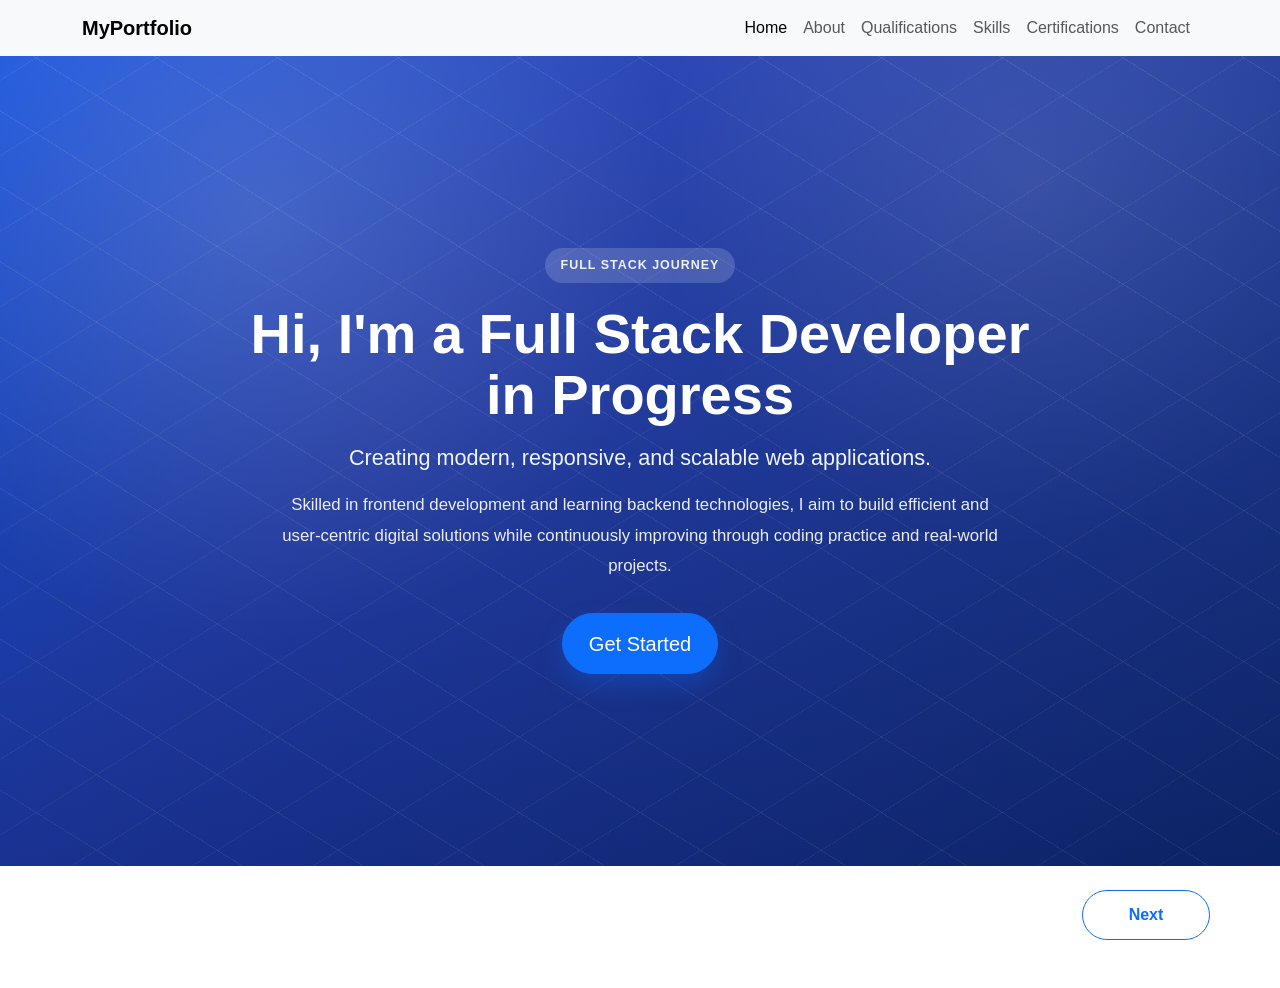
<file: index.html>
<!DOCTYPE html>
<html lang="en">
<head>
  <meta charset="UTF-8">
  <meta name="viewport" content="width=device-width, initial-scale=1.0">
  <title>Portfolio - Home</title>
  <link href="https://cdn.jsdelivr.net/npm/bootstrap@5.3.0/dist/css/bootstrap.min.css" rel="stylesheet">
  <link rel="stylesheet" href="css/style.css">
</head>
<body>
<nav class="navbar navbar-expand-lg navbar-light bg-light shadow-sm">
  <div class="container">
    <a class="navbar-brand fw-bold" href="index.html">MyPortfolio</a>
    <button class="navbar-toggler" type="button" data-bs-toggle="collapse" data-bs-target="#nav">
      <span class="navbar-toggler-icon"></span>
    </button>

    <div class="collapse navbar-collapse" id="nav">
      <ul class="navbar-nav ms-auto">
        <li class="nav-item"><a class="nav-link active" href="index.html">Home</a></li>
        <li class="nav-item"><a class="nav-link" href="about.html">About</a></li>
        <li class="nav-item"><a class="nav-link" href="qualifications.html">Qualifications</a></li>
        <li class="nav-item"><a class="nav-link" href="skills.html">Skills</a></li>
        <li class="nav-item"><a class="nav-link" href="certifications.html">Certifications</a></li>
        <li class="nav-item"><a class="nav-link" href="contact.html">Contact</a></li>
      </ul>
    </div>
  </div>
</nav>
 
<section class="hero hero-home text-center d-flex align-items-center">
  <div class="container">
    <div class="hero-badge">Full Stack Journey</div>
    <h1 class="hero-heading display-4 fw-bold">Hi, I'm a Full Stack Developer in Progress</h1>
    <p class="hero-subheading lead">Creating modern, responsive, and scalable web applications.</p>
    <p class="hero-description">
      Skilled in frontend development and learning backend technologies, I aim to build efficient and user-centric
      digital solutions while continuously improving through coding practice and real-world projects.
    </p>
    <a href="about.html" class="btn btn-primary btn-lg hero-cta">Get Started</a>
  </div>
</section>

<div class="container page-actions">
  <a href="about.html" class="btn btn-outline-primary next-button">Next</a>
</div>

<script src="https://cdn.jsdelivr.net/npm/bootstrap@5.3.0/dist/js/bootstrap.bundle.min.js"></script>

</body>
</html>


<!-- ===================== css/style.css ===================== -->



<!-- ===================== about.html ===================== -->



<!-- ===================== qualifications.html ===================== -->
 

<!-- ===================== skills.html ===================== -->



<!-- ===================== certifications.html ===================== -->


<!-- ===================== contact.html ===================== -->
</file>
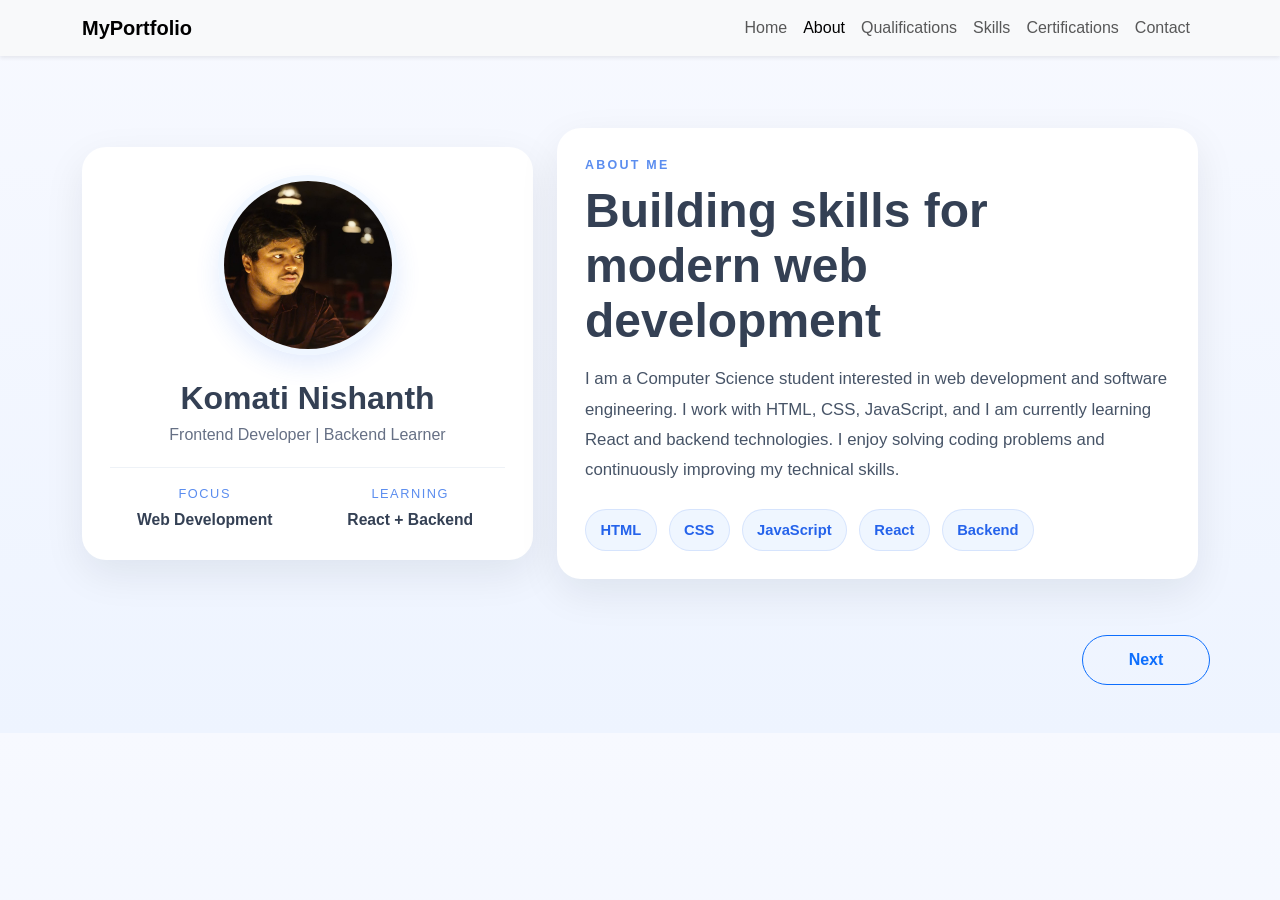
<file: about.html>
<!DOCTYPE html>
<html>
<head>
  <title>About</title>
  <meta charset="UTF-8">
  <meta name="viewport" content="width=device-width, initial-scale=1.0">
  <link href="https://cdn.jsdelivr.net/npm/bootstrap@5.3.0/dist/css/bootstrap.min.css" rel="stylesheet">
  <link rel="stylesheet" href="css/style.css">
</head>
<body class="about-page">
<nav class="navbar navbar-expand-lg navbar-light bg-light shadow-sm">
  <div class="container">
    <a class="navbar-brand fw-bold" href="index.html">MyPortfolio</a>
    <button class="navbar-toggler" type="button" data-bs-toggle="collapse" data-bs-target="#nav">
      <span class="navbar-toggler-icon"></span>
    </button>

    <div class="collapse navbar-collapse" id="nav">
      <ul class="navbar-nav ms-auto">
        <li class="nav-item"><a class="nav-link" href="index.html">Home</a></li>
        <li class="nav-item"><a class="nav-link active" href="about.html">About</a></li>
        <li class="nav-item"><a class="nav-link" href="qualifications.html">Qualifications</a></li>
        <li class="nav-item"><a class="nav-link" href="skills.html">Skills</a></li>
        <li class="nav-item"><a class="nav-link" href="certifications.html">Certifications</a></li>
        <li class="nav-item"><a class="nav-link" href="contact.html">Contact</a></li>
      </ul>
    </div>
  </div>
</nav>

<main class="about-section">
  <div class="container">
    <div class="row align-items-center g-4">
      <div class="col-lg-5">
        <div class="about-card about-profile-card text-center">
          <img src="css/profilepic.jpeg" class="about-profile-image mx-auto" alt="Profile picture">
          <h1 class="about-name mt-4">Komati Nishanth</h1>
          <p class="about-role">Frontend Developer | Backend Learner</p>

          <div class="about-facts">
            <div>
              <span>Focus</span>
              <strong>Web Development</strong>
            </div>
            <div>
              <span>Learning</span>
              <strong>React + Backend</strong>
            </div>
          </div>
        </div>
      </div>

      <div class="col-lg-7">
        <div class="about-card about-content-card">
          <p class="about-eyebrow">About Me</p>
          <h2 class="about-title">Building skills for modern web development</h2>
          <p class="about-text">
            I am a Computer Science student interested in web development and software engineering.
            I work with HTML, CSS, JavaScript, and I am currently learning React and backend technologies.
            I enjoy solving coding problems and continuously improving my technical skills.
          </p>

          <div class="about-tags">
            <span>HTML</span>
            <span>CSS</span>
            <span>JavaScript</span>
            <span>React</span>
            <span>Backend</span>
          </div>
        </div>
      </div>
    </div>
  </div>
</main>

<div class="container page-actions">
  <a href="qualifications.html" class="btn btn-outline-primary next-button">Next</a>
</div>

<script src="https://cdn.jsdelivr.net/npm/bootstrap@5.3.0/dist/js/bootstrap.bundle.min.js"></script>
</body>
</html>
</file>
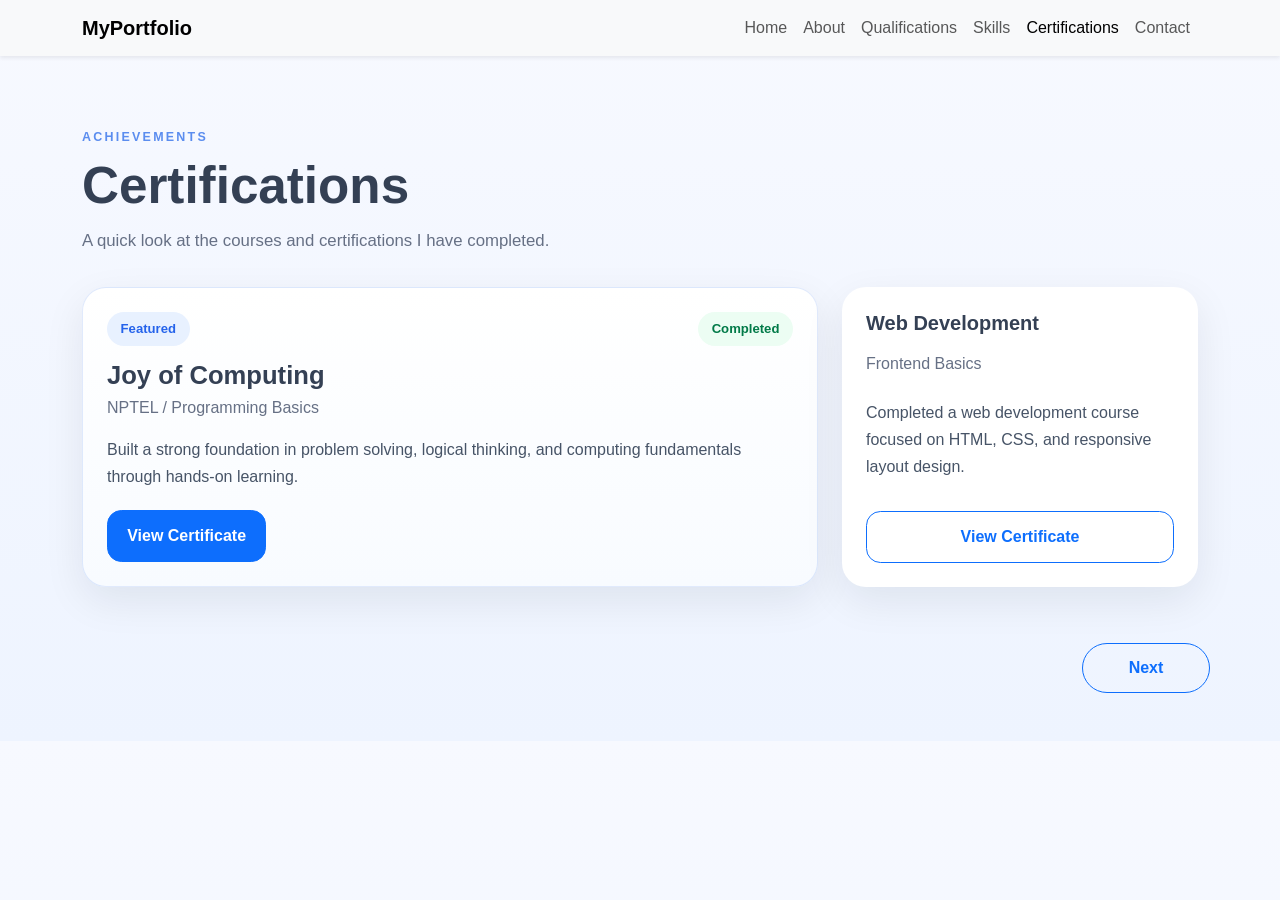
<file: certifications.html>
<!DOCTYPE html>
<html>
<head>
  <title>Certifications</title>
  <meta charset="UTF-8">
  <meta name="viewport" content="width=device-width, initial-scale=1.0">
  <link href="https://cdn.jsdelivr.net/npm/bootstrap@5.3.0/dist/css/bootstrap.min.css" rel="stylesheet">
  <link rel="stylesheet" href="css/style.css">
</head>
<body class="certifications-page">
<nav class="navbar navbar-expand-lg navbar-light bg-light shadow-sm">
  <div class="container">
    <a class="navbar-brand fw-bold" href="index.html">MyPortfolio</a>
    <button class="navbar-toggler" type="button" data-bs-toggle="collapse" data-bs-target="#nav">
      <span class="navbar-toggler-icon"></span>
    </button>

    <div class="collapse navbar-collapse" id="nav">
      <ul class="navbar-nav ms-auto">
        <li class="nav-item"><a class="nav-link" href="index.html">Home</a></li>
        <li class="nav-item"><a class="nav-link" href="about.html">About</a></li>
        <li class="nav-item"><a class="nav-link" href="qualifications.html">Qualifications</a></li>
        <li class="nav-item"><a class="nav-link" href="skills.html">Skills</a></li>
        <li class="nav-item"><a class="nav-link active" href="certifications.html">Certifications</a></li>
        <li class="nav-item"><a class="nav-link" href="contact.html">Contact</a></li>
      </ul>
    </div>
  </div>
</nav>

<main class="cert-section">
  <div class="container">
    <div class="cert-header">
      <p class="cert-eyebrow">Achievements</p>
      <h1 class="cert-title">Certifications</h1>
      <p class="cert-subtitle">A quick look at the courses and certifications I have completed.</p>
    </div>

    <div class="row g-4">
      <div class="col-lg-8">
        <div class="cert-card cert-card-featured">
          <div class="cert-card-top">
            <div>
              <span class="cert-badge">Featured</span>
              <h2>Joy of Computing</h2>
              <p class="cert-meta">NPTEL / Programming Basics</p>
            </div>
            <div class="cert-grade">Completed</div>
          </div>

          <p class="cert-description">
            Built a strong foundation in problem solving, logical thinking, and computing fundamentals through hands-on learning.
          </p>

          <div class="cert-actions">
            <a href="#" class="btn btn-primary cert-button">View Certificate</a>
          </div>
        </div>
      </div>

      <div class="col-lg-4">
        <div class="cert-card cert-side-card">
          <h3>Web Development</h3>
          <p class="cert-meta">Frontend Basics</p>
          <p class="cert-description">Completed a web development course focused on HTML, CSS, and responsive layout design.</p>
          <a href="#" class="btn btn-outline-primary cert-button cert-button-outline">View Certificate</a>
        </div>
      </div>
    </div>
  </div>
</main>

<div class="container page-actions">
  <a href="contact.html" class="btn btn-outline-primary next-button">Next</a>
</div>

<script src="https://cdn.jsdelivr.net/npm/bootstrap@5.3.0/dist/js/bootstrap.bundle.min.js"></script>
</body>
</html>
</file>
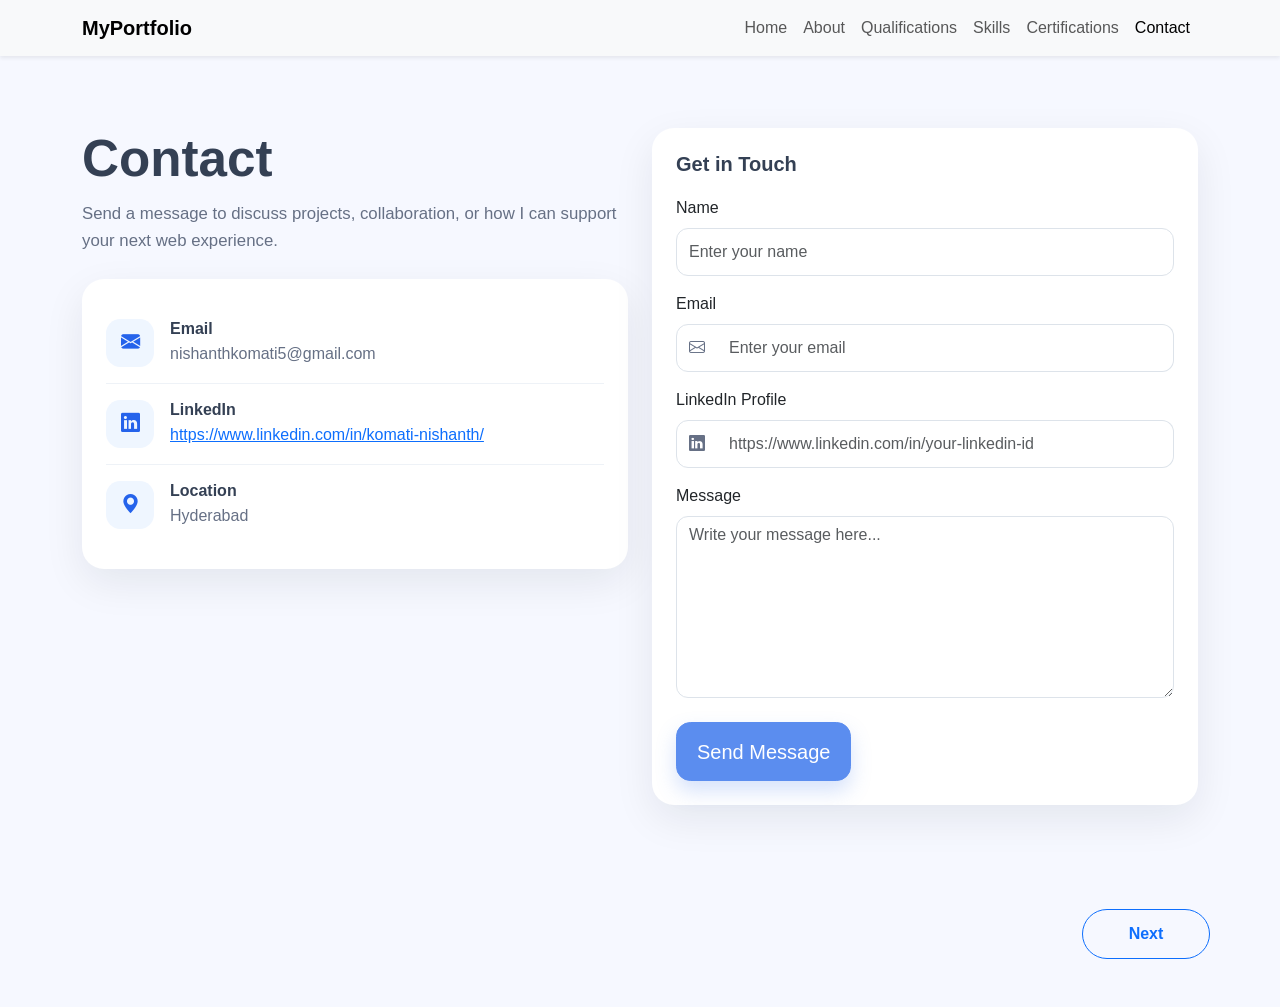
<file: contact.html>
<!DOCTYPE html>
<html>
<head>
  <title>Contact</title>
  <meta charset="UTF-8">
  <meta name="viewport" content="width=device-width, initial-scale=1.0">
  <link href="https://cdn.jsdelivr.net/npm/bootstrap@5.3.0/dist/css/bootstrap.min.css" rel="stylesheet">
  <link rel="stylesheet" href="https://cdn.jsdelivr.net/npm/bootstrap-icons@1.11.3/font/bootstrap-icons.min.css">
  <link rel="stylesheet" href="css/style.css">
</head>
<body class="contact-page">
<nav class="navbar navbar-expand-lg navbar-light bg-light shadow-sm">
  <div class="container">
    <a class="navbar-brand fw-bold" href="index.html">MyPortfolio</a>
    <button class="navbar-toggler" type="button" data-bs-toggle="collapse" data-bs-target="#nav">
      <span class="navbar-toggler-icon"></span>
    </button>

    <div class="collapse navbar-collapse" id="nav">
      <ul class="navbar-nav ms-auto">
        <li class="nav-item"><a class="nav-link" href="index.html">Home</a></li>
        <li class="nav-item"><a class="nav-link" href="about.html">About</a></li>
        <li class="nav-item"><a class="nav-link" href="qualifications.html">Qualifications</a></li>
        <li class="nav-item"><a class="nav-link" href="skills.html">Skills</a></li>
        <li class="nav-item"><a class="nav-link" href="certifications.html">Certifications</a></li>
        <li class="nav-item"><a class="nav-link active" href="contact.html">Contact</a></li>
      </ul>
    </div>
  </div>
</nav>
<main class="contact-section">
  <div class="container">
    <div class="row align-items-start g-4">
      <div class="col-lg-6">
        <div class="contact-copy">
          <h1 class="contact-title">Contact</h1>
          <p class="contact-subtitle">Send a message to discuss projects, collaboration, or how I can support your next web experience.</p>
        </div>

        <div class="contact-info-card">
          <div class="contact-info-item">
            <div class="contact-icon"><i class="bi bi-envelope-fill"></i></div>
            <div>
              <h2>Email</h2>
              <p>nishanthkomati5@gmail.com</p>
            </div>
          </div>

          <div class="contact-info-item">
            <div class="contact-icon"><i class="bi bi-linkedin"></i></div>
            <div>
              <h2>LinkedIn</h2>
              <p><a class="contact-link" href="https://www.linkedin.com/in/komati-nishanth/" target="_blank" rel="noopener noreferrer">https://www.linkedin.com/in/komati-nishanth/</a></p>
            </div>
          </div>

          <div class="contact-info-item">
            <div class="contact-icon"><i class="bi bi-geo-alt-fill"></i></div>
            <div>
              <h2>Location</h2>
              <p>Hyderabad</p>
            </div>
          </div>
        </div>
      </div>

      <div class="col-lg-6">
        <div class="contact-form-card">
          <h2 class="form-title">Get in Touch</h2>
          <form onsubmit="return validateForm()">
            <div class="mb-3">
              <label for="name" class="form-label">Name</label>
              <input type="text" id="name" class="form-control contact-input" placeholder="Enter your name" required>
            </div>
            <div class="mb-3">
              <label for="email" class="form-label">Email</label>
              <div class="input-group contact-input-group">
                <span class="input-group-text"><i class="bi bi-envelope"></i></span>
                <input type="email" id="email" class="form-control contact-input" placeholder="Enter your email" required>
              </div>
            </div>
            <div class="mb-3">
              <label for="linkedin" class="form-label">LinkedIn Profile</label>
              <div class="input-group contact-input-group">
                <span class="input-group-text"><i class="bi bi-linkedin"></i></span>
                <input type="url" id="linkedin" class="form-control contact-input" placeholder="https://www.linkedin.com/in/your-linkedin-id" required>
              </div>
            </div>
            <div class="mb-4">
              <label for="message" class="form-label">Message</label>
              <textarea id="message" class="form-control contact-textarea" rows="7" placeholder="Write your message here..."></textarea>
            </div>
            <button class="btn btn-primary btn-lg contact-button">Send Message</button>
          </form>
        </div>
      </div>
    </div>
  </div>
</main>

<script>
function validateForm() {
  let linkedin = document.getElementById("linkedin").value.trim().toLowerCase();
  if (!linkedin.includes("linkedin.com")) {
    alert("Please enter a valid LinkedIn profile URL");
    return false;
  }
  return true;
}
</script>

<div class="container page-actions">
  <a href="index.html" class="btn btn-outline-primary next-button">Next</a>
</div>

<script src="https://cdn.jsdelivr.net/npm/bootstrap@5.3.0/dist/js/bootstrap.bundle.min.js"></script>
</body>
</html>
</file>
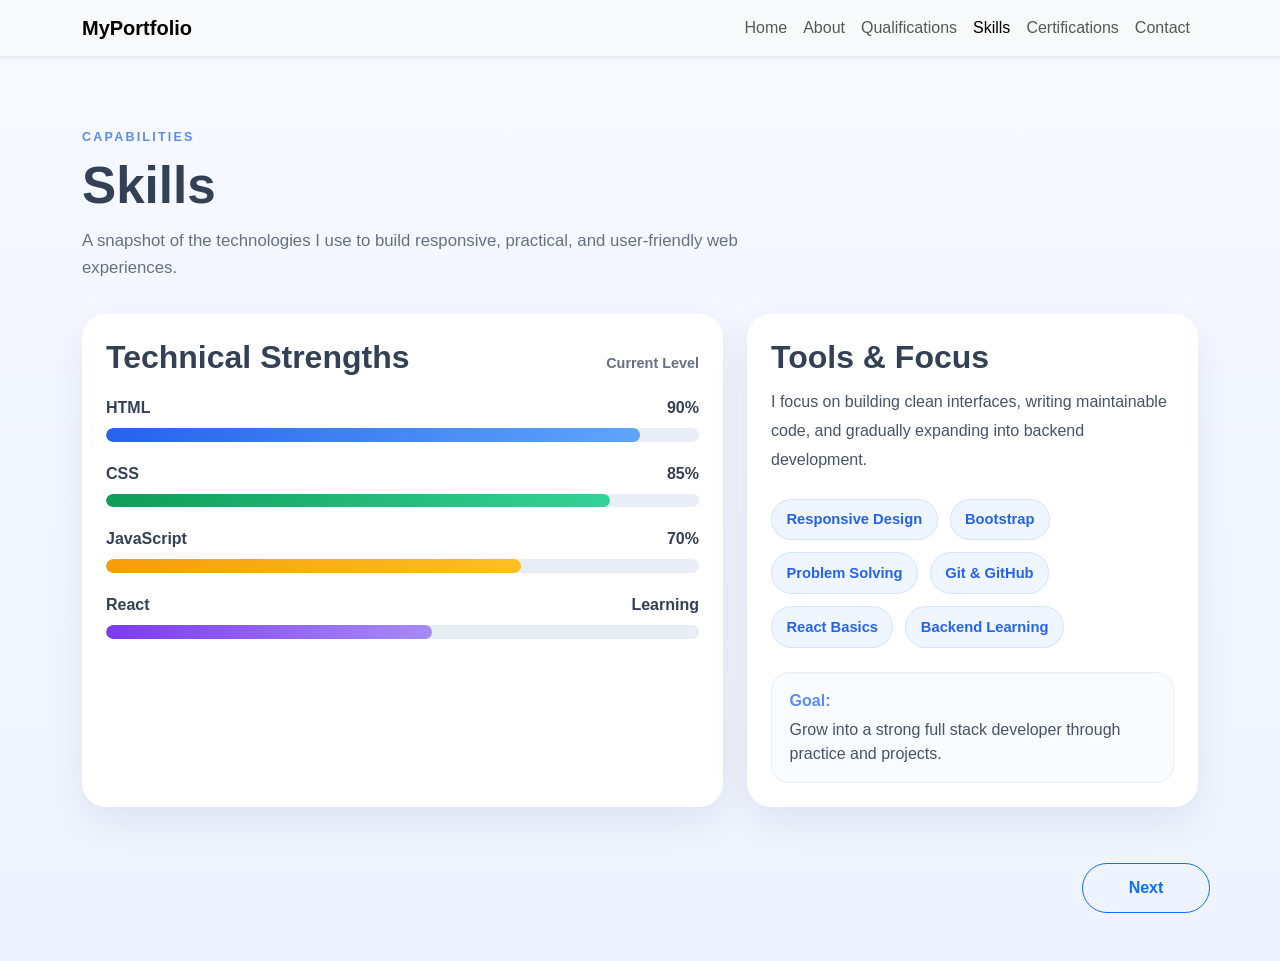
<file: skills.html>
<!DOCTYPE html>
<html>
<head>
  <title>Skills</title>
  <meta charset="UTF-8">
  <meta name="viewport" content="width=device-width, initial-scale=1.0">
  <link href="https://cdn.jsdelivr.net/npm/bootstrap@5.3.0/dist/css/bootstrap.min.css" rel="stylesheet">
  <link rel="stylesheet" href="css/style.css">
</head>
<body class="skills-page">
<nav class="navbar navbar-expand-lg navbar-light bg-light shadow-sm">
  <div class="container">
    <a class="navbar-brand fw-bold" href="index.html">MyPortfolio</a>
    <button class="navbar-toggler" type="button" data-bs-toggle="collapse" data-bs-target="#nav">
      <span class="navbar-toggler-icon"></span>
    </button>

    <div class="collapse navbar-collapse" id="nav">
      <ul class="navbar-nav ms-auto">
        <li class="nav-item"><a class="nav-link" href="index.html">Home</a></li>
        <li class="nav-item"><a class="nav-link" href="about.html">About</a></li>
        <li class="nav-item"><a class="nav-link" href="qualifications.html">Qualifications</a></li>
        <li class="nav-item"><a class="nav-link active" href="skills.html">Skills</a></li>
        <li class="nav-item"><a class="nav-link" href="certifications.html">Certifications</a></li>
        <li class="nav-item"><a class="nav-link" href="contact.html">Contact</a></li>
      </ul>
    </div>
  </div>
</nav>

<main class="skills-section">
  <div class="container">
    <div class="skills-header">
      <p class="skills-eyebrow">Capabilities</p>
      <h1 class="skills-title">Skills</h1>
      <p class="skills-subtitle">
        A snapshot of the technologies I use to build responsive, practical, and user-friendly web experiences.
      </p>
    </div>

    <div class="row g-4">
      <div class="col-lg-7">
        <div class="skills-card">
          <div class="skills-card-header">
            <h2>Technical Strengths</h2>
            <span>Current Level</span>
          </div>

          <div class="skill-item">
            <div class="skill-label-row">
              <span>HTML</span>
              <span>90%</span>
            </div>
            <div class="progress skill-progress">
              <div class="progress-bar skill-bar html-bar"></div>
            </div>
          </div>

          <div class="skill-item">
            <div class="skill-label-row">
              <span>CSS</span>
              <span>85%</span>
            </div>
            <div class="progress skill-progress">
              <div class="progress-bar skill-bar css-bar"></div>
            </div>
          </div>

          <div class="skill-item">
            <div class="skill-label-row">
              <span>JavaScript</span>
              <span>70%</span>
            </div>
            <div class="progress skill-progress">
              <div class="progress-bar skill-bar js-bar"></div>
            </div>
          </div>

          <div class="skill-item">
            <div class="skill-label-row">
              <span>React</span>
              <span>Learning</span>
            </div>
            <div class="progress skill-progress">
              <div class="progress-bar skill-bar react-bar"></div>
            </div>
          </div>
        </div>
      </div>

      <div class="col-lg-5">
        <div class="skills-card skills-side-card">
          <div>
            <h2 class="skills-side-title">Tools & Focus</h2>
            <p class="skills-side-text">
              I focus on building clean interfaces, writing maintainable code, and gradually expanding into backend development.
            </p>
          </div>

          <div class="skill-tags">
            <span>Responsive Design</span>
            <span>Bootstrap</span>
            <span>Problem Solving</span>
            <span>Git & GitHub</span>
            <span>React Basics</span>
            <span>Backend Learning</span>
          </div>

          <div class="skills-note">
            <strong>Goal:</strong>
            <span>Grow into a strong full stack developer through practice and projects.</span>
          </div>
        </div>
      </div>
    </div>
  </div>
</main>

<div class="container page-actions">
  <a href="certifications.html" class="btn btn-outline-primary next-button">Next</a>
</div>

<script src="https://cdn.jsdelivr.net/npm/bootstrap@5.3.0/dist/js/bootstrap.bundle.min.js"></script>
</body>
</html>
</file>
<file: css/style.css>
body {
  font-family: Arial, sans-serif;
}

.hero {
  height: 90vh;
  background: linear-gradient(135deg, #6a11cb, #2575fc);
  color: white;
}

.hero-home {
  position: relative;
  overflow: hidden;
  background:
    radial-gradient(circle at 20% 20%, rgba(255, 255, 255, 0.16), transparent 35%),
    radial-gradient(circle at 80% 15%, rgba(255, 255, 255, 0.1), transparent 30%),
    linear-gradient(130deg, #0f4cdb 0%, #1f3cb0 35%, #0f2a7a 100%);
}

.hero-home::before {
  content: "";
  position: absolute;
  inset: 0;
  background:
    repeating-linear-gradient(
      32deg,
      rgba(255, 255, 255, 0.14) 0,
      rgba(255, 255, 255, 0.14) 1px,
      transparent 1px,
      transparent 64px
    ),
    repeating-linear-gradient(
      -32deg,
      rgba(255, 255, 255, 0.1) 0,
      rgba(255, 255, 255, 0.1) 1px,
      transparent 1px,
      transparent 64px
    );
  opacity: 0.6;
  pointer-events: none;
}

.hero-home::after {
  content: "";
  position: absolute;
  inset: 0;
  background: linear-gradient(to bottom, rgba(255, 255, 255, 0.06), rgba(0, 0, 0, 0.18));
  pointer-events: none;
}

.hero-home .container {
  position: relative;
  z-index: 1;
  max-width: 860px;
}

.hero-badge {
  display: inline-flex;
  align-items: center;
  justify-content: center;
  padding: 0.5rem 1rem;
  margin-bottom: 1.25rem;
  border-radius: 999px;
  background: rgba(255, 255, 255, 0.16);
  color: #eaf1ff;
  font-weight: 700;
  letter-spacing: 0.08em;
  text-transform: uppercase;
  font-size: 0.78rem;
}

.hero-heading {
  color: #ffffff;
  line-height: 1.1;
  margin-bottom: 1rem;
}

.hero-subheading {
  color: #eef4ff;
  font-size: 1.35rem;
  font-weight: 500;
  margin-bottom: 1rem;
}

.hero-description {
  color: rgba(255, 255, 255, 0.9);
  font-size: 1.05rem;
  line-height: 1.8;
  max-width: 46rem;
  margin: 0 auto 2rem;
}

.hero-cta {
  border-radius: 999px;
  padding: 0.9rem 1.6rem;
  box-shadow: 0 12px 24px rgba(13, 110, 253, 0.28);
}

.contact-page {
  background: #f6f8ff;
}

.contact-section {
  padding: 4.5rem 0 5rem;
}

.contact-copy {
  margin-bottom: 1.5rem;
}

.contact-title {
  font-size: clamp(2.25rem, 4vw, 3.5rem);
  font-weight: 800;
  color: #344054;
  margin-bottom: 0.75rem;
}

.contact-subtitle {
  max-width: 40rem;
  color: #667085;
  font-size: 1.05rem;
  line-height: 1.6;
  margin-bottom: 0;
}

.contact-info-card,
.contact-form-card {
  background: #ffffff;
  border-radius: 22px;
  box-shadow: 0 14px 40px rgba(15, 23, 42, 0.08);
}

.contact-info-card {
  padding: 1.5rem;
}

.contact-info-item {
  display: flex;
  align-items: flex-start;
  gap: 1rem;
  padding: 1rem 0;
}

.contact-info-item + .contact-info-item {
  border-top: 1px solid #eef2f7;
}

.contact-icon {
  width: 3rem;
  height: 3rem;
  border-radius: 0.9rem;
  display: inline-flex;
  align-items: center;
  justify-content: center;
  color: #2563eb;
  background: #eff6ff;
  flex-shrink: 0;
  font-size: 1.2rem;
}

.contact-info-item h2 {
  font-size: 1rem;
  font-weight: 700;
  color: #344054;
  margin-bottom: 0.25rem;
}

.contact-info-item p {
  color: #667085;
  margin-bottom: 0;
}

.contact-form-card {
  padding: 1.5rem;
}

.form-title {
  font-size: 1.25rem;
  font-weight: 700;
  color: #344054;
  margin-bottom: 1.25rem;
}

.contact-input,
.contact-textarea,
.contact-input-group .input-group-text {
  border-color: #dde3ea;
}

.contact-input {
  border-radius: 0.75rem;
  min-height: 3rem;
}

.contact-textarea {
  border-radius: 0.75rem;
  resize: vertical;
}

.contact-input:focus,
.contact-textarea:focus {
  border-color: #7aa7ff;
  box-shadow: 0 0 0 0.2rem rgba(37, 99, 235, 0.12);
}

.contact-input-group .input-group-text {
  background: #ffffff;
  color: #667085;
  border-radius: 0.75rem 0 0 0.75rem;
}

.contact-input-group .form-control {
  border-left: 0;
}

.contact-button {
  background: #5b8def;
  border-color: #5b8def;
  border-radius: 0.9rem;
  padding: 0.85rem 1.25rem;
  box-shadow: 0 10px 20px rgba(91, 141, 239, 0.25);
}

.contact-button:hover {
  background: #4b7ee3;
  border-color: #4b7ee3;
}

.page-actions {
  padding: 1.5rem 0 3rem;
  display: flex;
  justify-content: flex-end;
}

.next-button {
  min-width: 8rem;
  border-radius: 999px;
  padding: 0.75rem 1.5rem;
  font-weight: 600;
}

.skills-page {
  background: linear-gradient(180deg, #f7f9ff 0%, #eef4ff 100%);
}

.skills-section {
  padding: 4.5rem 0 2rem;
}

.skills-header {
  max-width: 42rem;
  margin-bottom: 2rem;
}

.skills-eyebrow {
  text-transform: uppercase;
  letter-spacing: 0.18em;
  font-size: 0.78rem;
  color: #5b8def;
  font-weight: 700;
  margin-bottom: 0.5rem;
}

.skills-title {
  font-size: clamp(2.25rem, 4vw, 3.5rem);
  font-weight: 800;
  color: #344054;
  margin-bottom: 0.75rem;
}

.skills-subtitle {
  color: #667085;
  font-size: 1.05rem;
  line-height: 1.6;
  margin-bottom: 0;
}

.skills-card {
  background: #ffffff;
  border-radius: 24px;
  box-shadow: 0 14px 40px rgba(15, 23, 42, 0.08);
  padding: 1.5rem;
  height: 100%;
}

.skills-card-header {
  display: flex;
  justify-content: space-between;
  gap: 1rem;
  align-items: baseline;
  margin-bottom: 1.25rem;
}

.skills-card-header h2,
.skills-side-title {
  color: #344054;
  font-weight: 800;
  margin-bottom: 0;
}

.skills-card-header span {
  color: #667085;
  font-size: 0.9rem;
  font-weight: 600;
}

.skill-item + .skill-item {
  margin-top: 1.25rem;
}

.skill-label-row {
  display: flex;
  justify-content: space-between;
  gap: 1rem;
  font-weight: 600;
  color: #344054;
  margin-bottom: 0.5rem;
}

.skill-progress {
  height: 0.85rem;
  border-radius: 999px;
  background: #e9eef6;
  overflow: hidden;
}

.skill-bar {
  border-radius: 999px;
}

.html-bar {
  width: 90%;
  background: linear-gradient(90deg, #2563eb, #60a5fa);
}

.css-bar {
  width: 85%;
  background: linear-gradient(90deg, #0f9d58, #34d399);
}

.js-bar {
  width: 70%;
  background: linear-gradient(90deg, #f59e0b, #fbbf24);
}

.react-bar {
  width: 55%;
  background: linear-gradient(90deg, #7c3aed, #a78bfa);
}

.skills-side-card {
  display: flex;
  flex-direction: column;
  justify-content: space-between;
}

.skills-side-text {
  color: #475467;
  line-height: 1.8;
  margin-top: 0.75rem;
  margin-bottom: 1.5rem;
}

.skill-tags {
  display: flex;
  flex-wrap: wrap;
  gap: 0.75rem;
  margin-bottom: 1.5rem;
}

.skill-tags span {
  background: #eff6ff;
  color: #2563eb;
  border: 1px solid rgba(37, 99, 235, 0.12);
  padding: 0.55rem 0.9rem;
  border-radius: 999px;
  font-weight: 600;
  font-size: 0.92rem;
}

.skills-note {
  background: #f8fbff;
  border: 1px solid #e7eefb;
  border-radius: 18px;
  padding: 1rem 1.1rem;
  color: #344054;
}

.skills-note strong {
  display: block;
  color: #5b8def;
  margin-bottom: 0.3rem;
}

.skills-note span {
  color: #475467;
}

.about-page {
  background: linear-gradient(180deg, #f7f9ff 0%, #eef4ff 100%);
}

.about-section {
  padding: 4.5rem 0 2rem;
}

.about-card {
  background: #ffffff;
  border-radius: 24px;
  box-shadow: 0 14px 40px rgba(15, 23, 42, 0.08);
  padding: 1.75rem;
  height: 100%;
}

.about-profile-card {
  display: flex;
  flex-direction: column;
  align-items: center;
  justify-content: center;
}

.about-profile-image {
  width: 180px;
  height: 180px;
  object-fit: cover;
  border-radius: 50%;
  border: 6px solid #eff6ff;
  box-shadow: 0 10px 25px rgba(37, 99, 235, 0.12);
}

.about-name {
  font-size: 2rem;
  font-weight: 800;
  color: #344054;
  margin-bottom: 0.35rem;
}

.about-role {
  color: #667085;
  margin-bottom: 1.25rem;
}

.about-facts {
  width: 100%;
  display: grid;
  grid-template-columns: repeat(2, minmax(0, 1fr));
  gap: 1rem;
  padding-top: 1rem;
  border-top: 1px solid #eef2f7;
}

.about-facts span {
  display: block;
  font-size: 0.8rem;
  text-transform: uppercase;
  letter-spacing: 0.12em;
  color: #5b8def;
  margin-bottom: 0.25rem;
}

.about-facts strong {
  color: #344054;
  font-size: 0.98rem;
}

.about-content-card {
  display: flex;
  flex-direction: column;
  justify-content: center;
}

.about-eyebrow {
  text-transform: uppercase;
  letter-spacing: 0.18em;
  font-size: 0.78rem;
  color: #5b8def;
  font-weight: 700;
  margin-bottom: 0.5rem;
}

.about-title {
  font-size: clamp(2rem, 4vw, 3rem);
  font-weight: 800;
  color: #344054;
  line-height: 1.15;
  margin-bottom: 1rem;
}

.about-text {
  color: #475467;
  font-size: 1.05rem;
  line-height: 1.8;
  margin-bottom: 1.5rem;
}

.about-tags {
  display: flex;
  flex-wrap: wrap;
  gap: 0.75rem;
}

.about-tags span {
  background: #eff6ff;
  color: #2563eb;
  border: 1px solid rgba(37, 99, 235, 0.12);
  padding: 0.55rem 0.9rem;
  border-radius: 999px;
  font-weight: 600;
  font-size: 0.92rem;
}

.certifications-page {
  background: linear-gradient(180deg, #f7f9ff 0%, #eef4ff 100%);
}

.cert-section {
  padding: 4.5rem 0 2rem;
}

.cert-header {
  max-width: 42rem;
  margin-bottom: 2rem;
}

.cert-eyebrow {
  text-transform: uppercase;
  letter-spacing: 0.18em;
  font-size: 0.78rem;
  color: #5b8def;
  font-weight: 700;
  margin-bottom: 0.5rem;
}

.cert-title {
  font-size: clamp(2.25rem, 4vw, 3.5rem);
  font-weight: 800;
  color: #344054;
  margin-bottom: 0.75rem;
}

.cert-subtitle {
  color: #667085;
  font-size: 1.05rem;
  line-height: 1.6;
  margin-bottom: 0;
}

.cert-card {
  background: #ffffff;
  border-radius: 24px;
  padding: 1.5rem;
  box-shadow: 0 14px 40px rgba(15, 23, 42, 0.08);
  height: 100%;
}

.cert-card-featured {
  border: 1px solid rgba(91, 141, 239, 0.18);
  background: linear-gradient(180deg, #ffffff 0%, #f8fbff 100%);
}

.cert-card-top {
  display: flex;
  justify-content: space-between;
  gap: 1rem;
  align-items: flex-start;
  margin-bottom: 1rem;
}

.cert-card h2,
.cert-card h3 {
  color: #344054;
  font-weight: 800;
  margin-bottom: 0.35rem;
}

.cert-card h2 {
  font-size: 1.6rem;
}

.cert-card h3 {
  font-size: 1.25rem;
}

.cert-badge,
.cert-grade {
  display: inline-flex;
  align-items: center;
  justify-content: center;
  border-radius: 999px;
  padding: 0.45rem 0.85rem;
  font-size: 0.82rem;
  font-weight: 700;
}

.cert-badge {
  background: #e8f1ff;
  color: #2563eb;
  margin-bottom: 0.85rem;
}

.cert-grade {
  background: #ecfdf3;
  color: #027a48;
  white-space: nowrap;
}

.cert-meta {
  color: #667085;
  margin-bottom: 0;
}

.cert-description {
  color: #475467;
  line-height: 1.7;
  margin: 0.75rem 0 1.25rem;
}

.cert-actions {
  display: flex;
  gap: 0.75rem;
  flex-wrap: wrap;
}

.cert-button {
  border-radius: 0.9rem;
  padding: 0.8rem 1.2rem;
  font-weight: 600;
}

.cert-button-outline {
  background: #ffffff;
}

.cert-side-card {
  display: flex;
  flex-direction: column;
  justify-content: space-between;
}

@media (max-width: 991.98px) {
  .skills-section {
    padding-top: 3rem;
  }

  .skills-card-header {
    flex-direction: column;
    align-items: flex-start;
  }

  .about-section {
    padding-top: 3rem;
  }

  .about-card {
    padding: 1.5rem;
  }

  .about-facts {
    grid-template-columns: 1fr;
  }

  .contact-section {
    padding-top: 3rem;
  }

  .contact-form-card {
    margin-top: 0;
  }

  .cert-card-top {
    flex-direction: column;
  }
}
</file>
